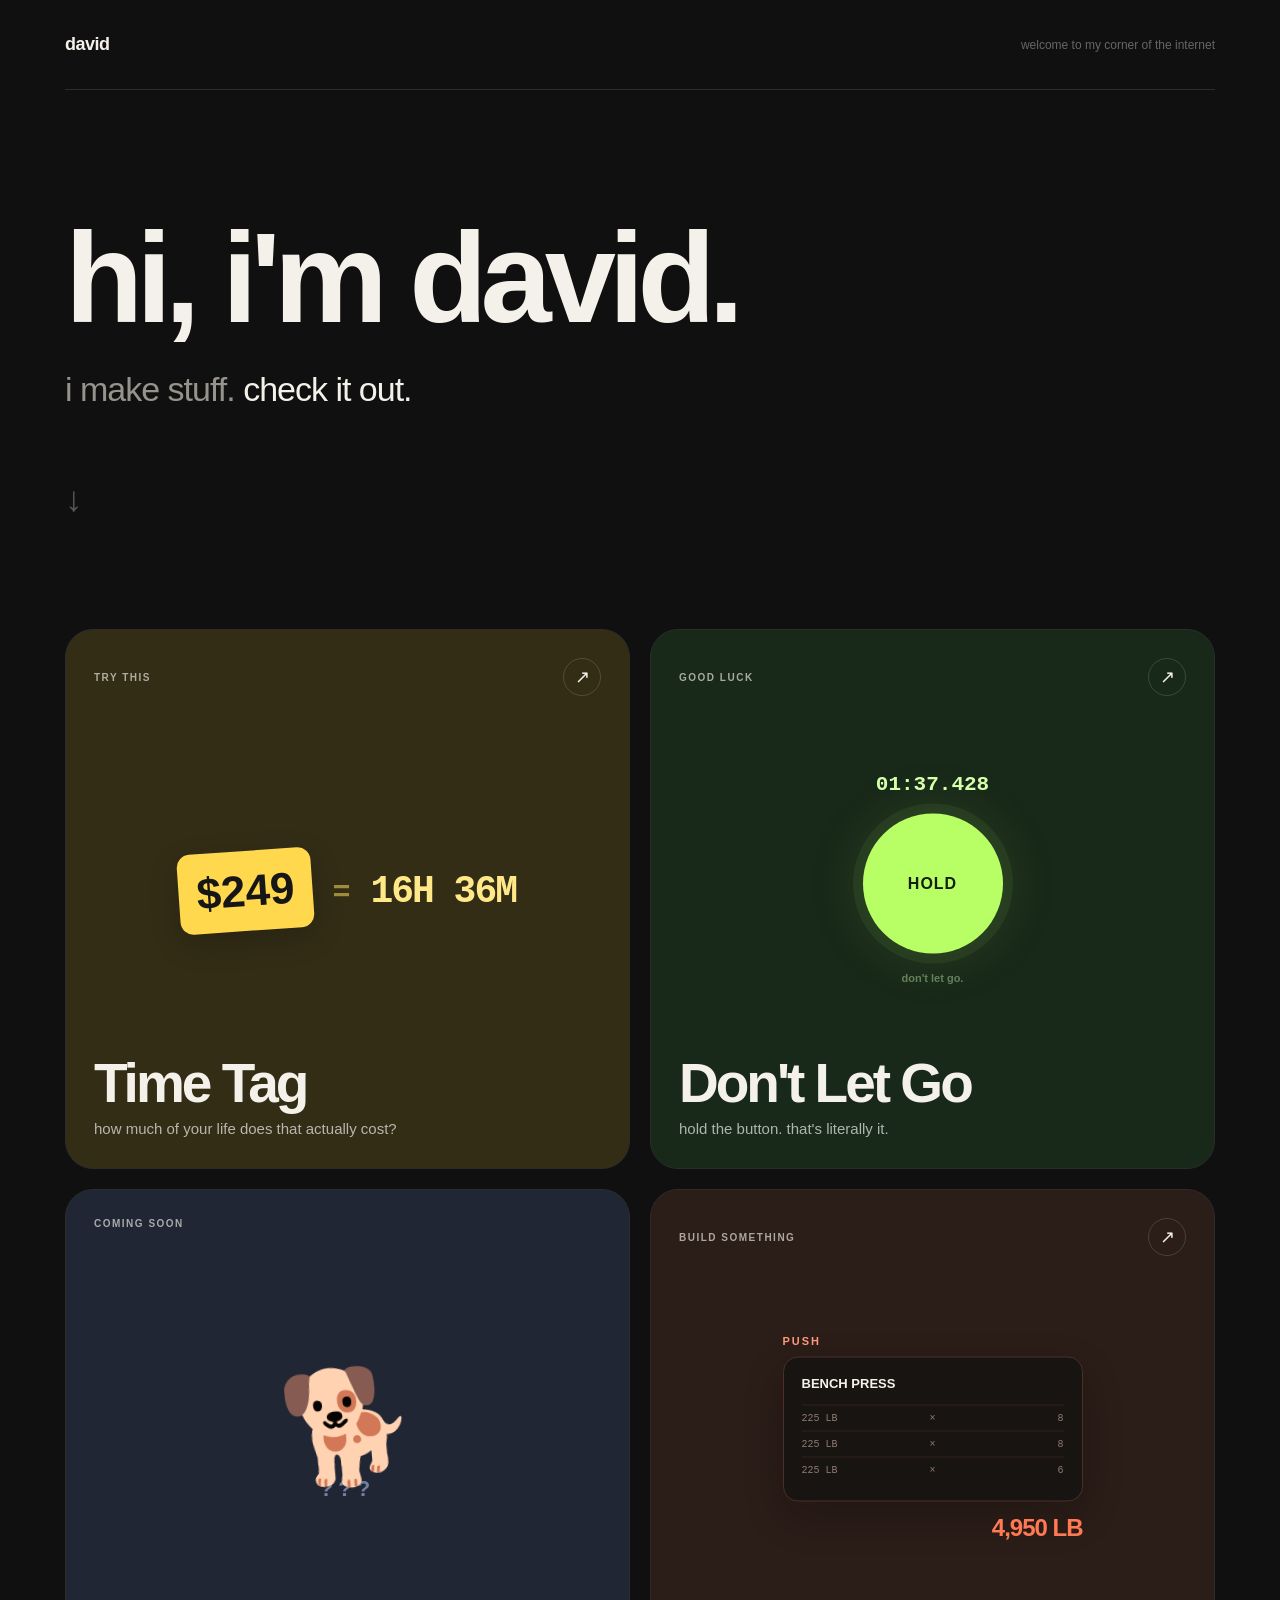
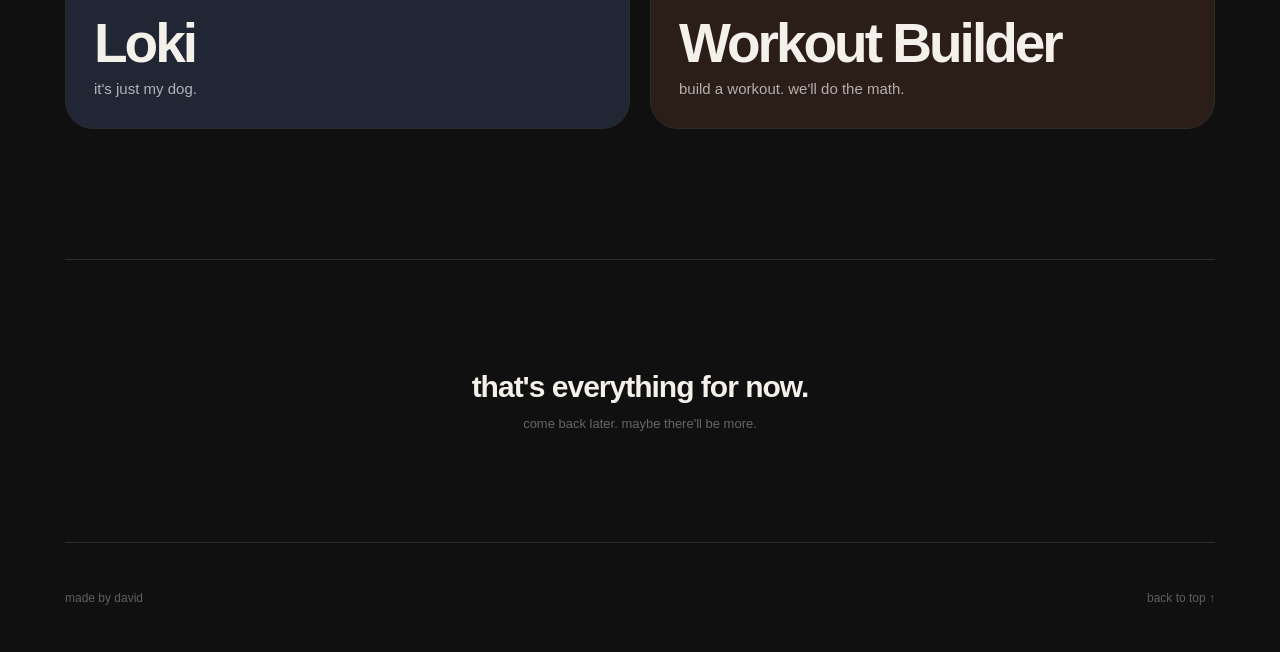
<file: index.html>
<!DOCTYPE html>
<html lang="en">

<head>
    <meta charset="UTF-8">

    <meta
        name="viewport"
        content="width=device-width, initial-scale=1.0"
    >

    <meta
        name="description"
        content="Things David made on the internet."
    >

    <title>David's Stuff</title>

    <link rel="stylesheet" href="css/style.css">
</head>

<body>

    <header>

        <a class="name" href="#">
            david
        </a>

        <span class="header-message">
            welcome to my corner of the internet
        </span>

    </header>


    <main>

        <!-- INTRO -->

        <section class="intro">

            <h1>
                hi, i'm david.
            </h1>

            <p>
                i make stuff.
                <span>check it out.</span>
            </p>

            <div class="arrow">
                ↓
            </div>

        </section>


        <!-- PROJECTS -->

        <section class="projects">


            <!-- TIME TAG -->

            <a
                class="project-card time-card"
                href="projects/spend/"
            >

                <div class="card-top">

                    <span class="little-label">
                        TRY THIS
                    </span>

                    <span class="card-arrow">
                        ↗
                    </span>

                </div>


                <div class="time-demo">

                    <div class="price">
                        $249
                    </div>

                    <div class="equals">
                        =
                    </div>

                    <div class="hours">
                        16H 36M
                    </div>

                </div>


                <div class="card-text">

                    <h2>
                        Time Tag
                    </h2>

                    <p>
                        how much of your life
                        does that actually cost?
                    </p>

                </div>

            </a>



            <!-- DON'T LET GO -->

            <a
                class="project-card hold-card"
                href="projects/buttongame/"
            >

                <div class="card-top">

                    <span class="little-label">
                        GOOD LUCK
                    </span>

                    <span class="card-arrow">
                        ↗
                    </span>

                </div>


                <div class="hold-demo">

                    <div class="demo-timer">
                        01:37.428
                    </div>

                    <div class="demo-button">
                        HOLD
                    </div>

                    <span>
                        don't let go.
                    </span>

                </div>


                <div class="card-text">

                    <h2>
                        Don't Let Go
                    </h2>

                    <p>
                        hold the button.
                        that's literally it.
                    </p>

                </div>

            </a>



            <!-- LOKI PLACEHOLDER -->

            <div class="project-card loki-card">

                <div class="card-top">

                    <span class="little-label">
                        COMING SOON
                    </span>

                </div>


                <div class="loki-demo">

                    <div class="dog">
                        🐕
                    </div>

                    <div class="loki-question">
                        ???
                    </div>

                </div>


                <div class="card-text">

                    <h2>
                        Loki
                    </h2>

                    <p>
                        it's just my dog.
                    </p>

                </div>

            </div>



<!-- WORKOUT BUILDER -->

<a
    class="project-card workout-card"
    href="projects/workout/"
>

    <div class="card-top">

        <span class="little-label">
            BUILD SOMETHING
        </span>

        <span class="card-arrow">
            ↗
        </span>

    </div>


    <div class="workout-demo">

        <div class="workout-demo-title">
            PUSH
        </div>

        <div class="workout-demo-exercise">

            <span>
                BENCH PRESS
            </span>

            <div class="fake-set">
                <span>225 LB</span>
                <span>×</span>
                <span>8</span>
            </div>

            <div class="fake-set">
                <span>225 LB</span>
                <span>×</span>
                <span>8</span>
            </div>

            <div class="fake-set">
                <span>225 LB</span>
                <span>×</span>
                <span>6</span>
            </div>

        </div>

        <div class="workout-demo-total">
            4,950 LB
        </div>

    </div>


    <div class="card-text">

        <h2>
            Workout Builder
        </h2>

        <p>
            build a workout.
            we'll do the math.
        </p>

    </div>

</a>
            </div>


        </section>


        <!-- RANDOM MESSAGE -->

        <section class="ending">

            <p>
                that's everything for now.
            </p>

            <span>
                come back later. maybe there'll be more.
            </span>

        </section>

    </main>


    <footer>

        <span>
            made by david
        </span>

        <a href="#">
            back to top ↑
        </a>

    </footer>

</body>

</html>
</file>
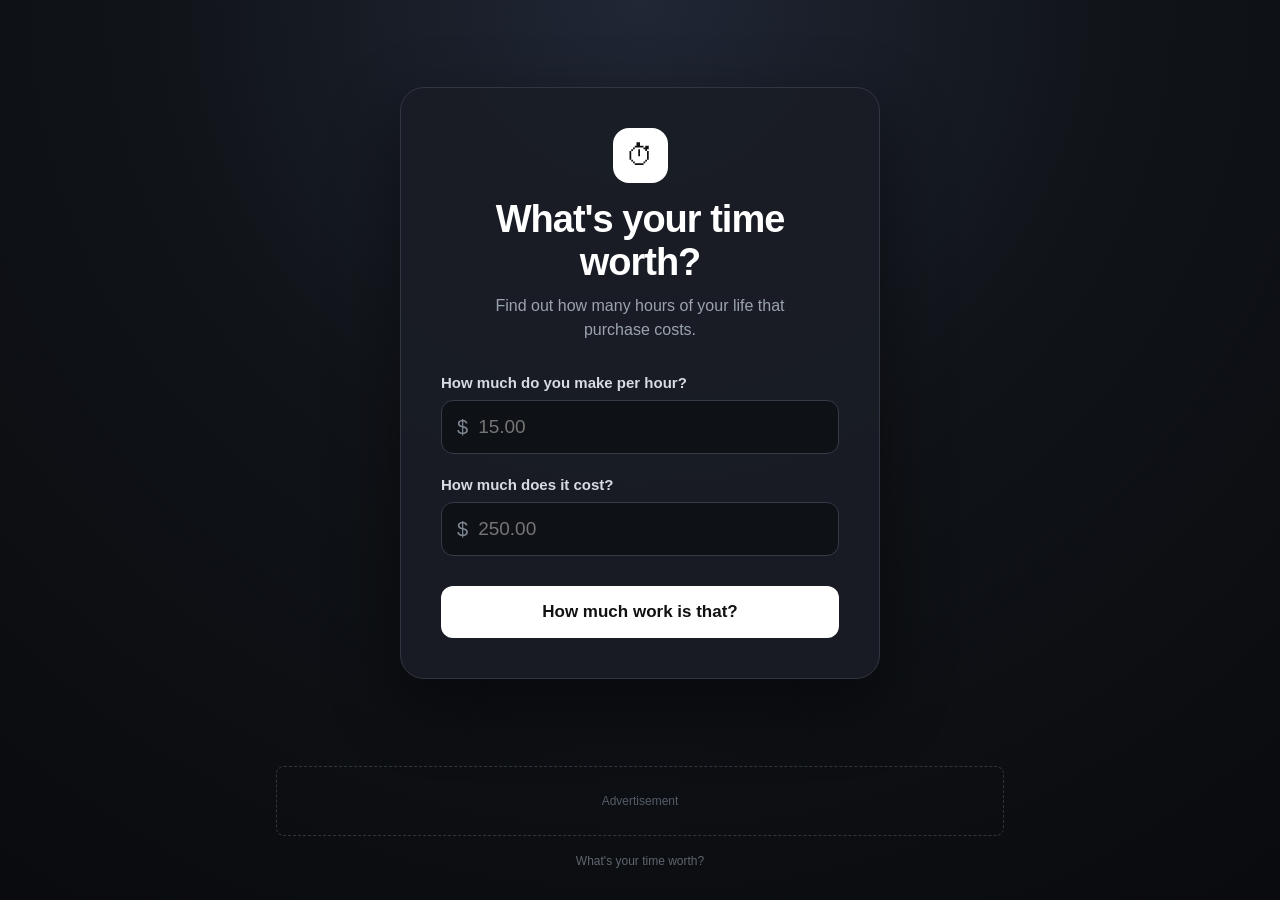
<file: projects/spend/index.html>
<!DOCTYPE html>
<html lang="en">

<head>
    <meta charset="UTF-8">
    <meta name="viewport" content="width=device-width, initial-scale=1.0">

    <title>What's your time worth?</title>

    <link rel="stylesheet" href="style.css">
</head>

<body>

    <main>

        <div class="calculator">

            <div class="logo">⏱</div>

            <h1>What's your time worth?</h1>

            <p class="subtitle">
                Find out how many hours of your life that purchase costs.
            </p>

            <div class="input-group">
                <label for="wage">How much do you make per hour?</label>

                <div class="input-box">
                    <span>$</span>
                    <input
                        type="number"
                        id="wage"
                        placeholder="15.00"
                        min="0"
                        step="0.01"
                    >
                </div>
            </div>

            <div class="input-group">
                <label for="price">How much does it cost?</label>

                <div class="input-box">
                    <span>$</span>
                    <input
                        type="number"
                        id="price"
                        placeholder="250.00"
                        min="0"
                        step="0.01"
                    >
                </div>
            </div>

            <button id="calculateButton">
                How much work is that?
            </button>

            <div id="result" class="result hidden">

                <p class="result-label">
                    That costs you
                </p>

                <div id="hoursResult" class="hours-result">
                    0 hours
                </div>

                <p class="result-bottom">
                    of work.
                </p>

                <p id="funResult" class="fun-result"></p>

            </div>

        </div>

    </main>

    <footer>
        <div class="ad-placeholder">
            Advertisement
        </div>

        <p>What's your time worth?</p>
    </footer>

    <script src="script.js"></script>

</body>

</html>
</file>
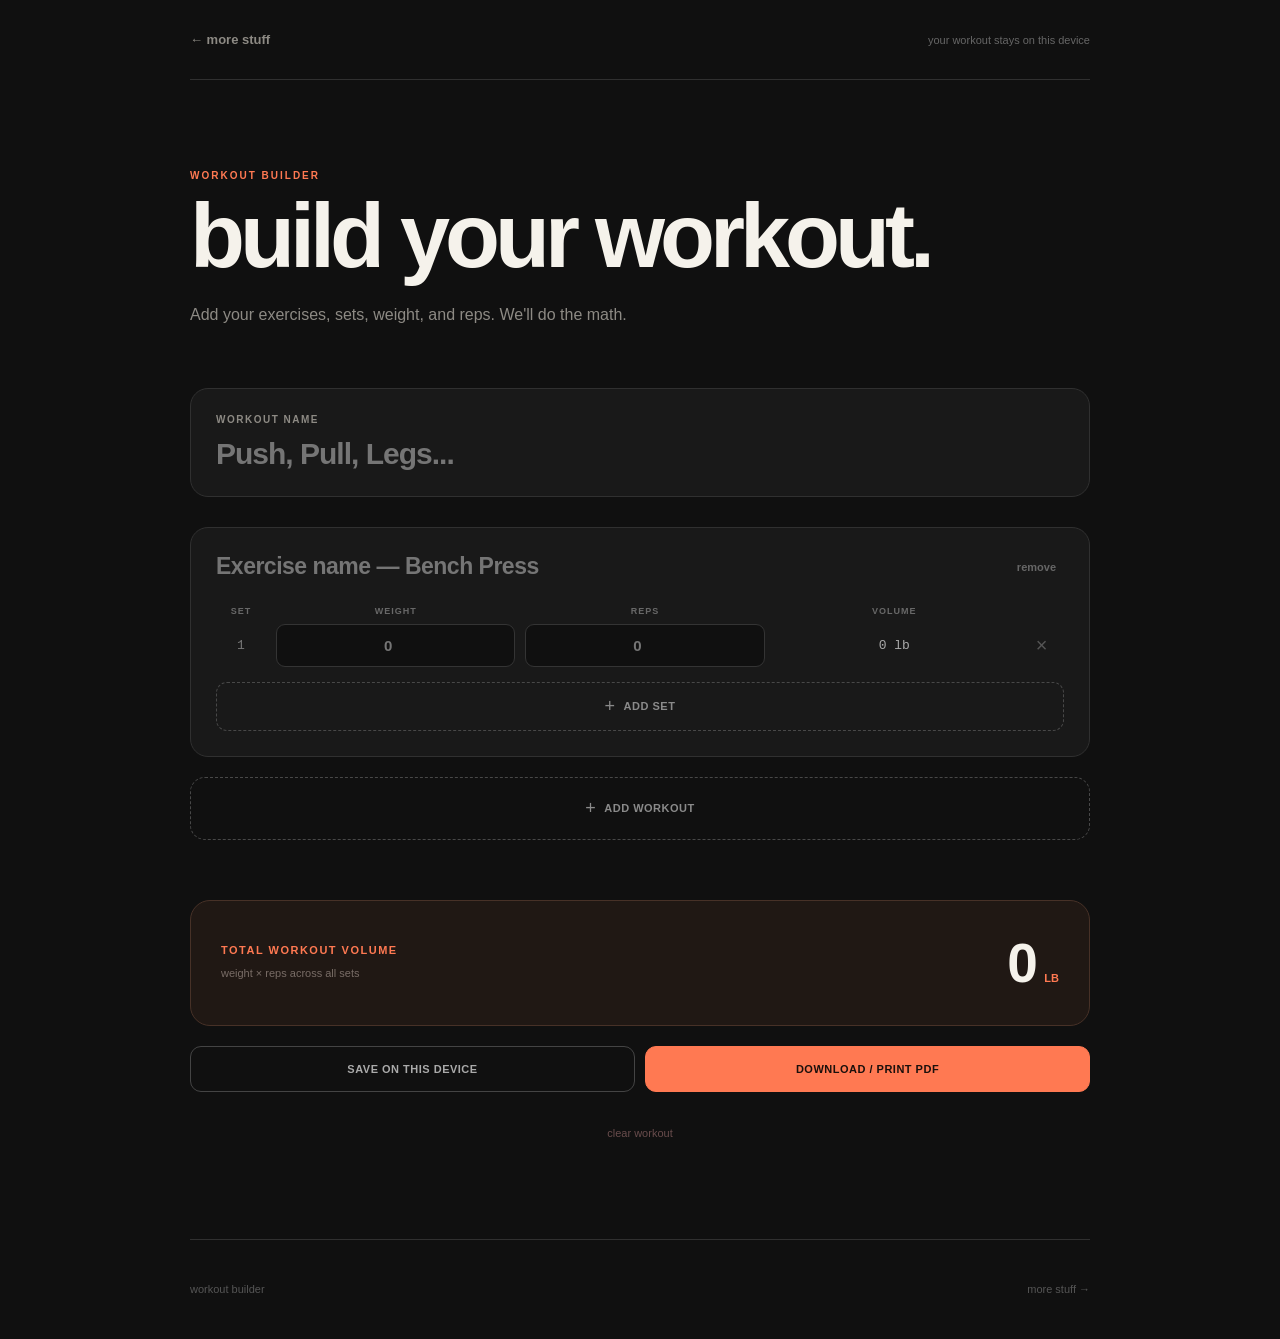
<file: projects/workout/index.html>
<!DOCTYPE html>
<html lang="en">

<head>
    <meta charset="UTF-8">

    <meta
        name="viewport"
        content="width=device-width, initial-scale=1.0"
    >

    <meta
        name="description"
        content="Build a workout, calculate volume, and save or export it."
    >

    <title>Workout Builder</title>

    <link rel="stylesheet" href="style.css">
</head>

<body>

    <header>

        <a href="../../" class="back-link">
            ← more stuff
        </a>

        <span>
            your workout stays on this device
        </span>

    </header>


    <main>

        <section class="hero">

            <p class="eyebrow">
                WORKOUT BUILDER
            </p>

            <h1>
                build your workout.
            </h1>

            <p class="description">
                Add your exercises, sets, weight,
                and reps. We'll do the math.
            </p>

        </section>


        <!-- WORKOUT NAME -->

        <section class="workout-name-section">

            <label for="workoutName">
                WORKOUT NAME
            </label>

            <input
                id="workoutName"
                type="text"
                maxlength="50"
                placeholder="Push, Pull, Legs..."
            >

        </section>


        <!-- EXERCISES GET ADDED HERE -->

        <section
            id="exerciseContainer"
            class="exercise-container"
        >
        </section>


        <!-- ADD EXERCISE -->

        <button
            id="addExerciseButton"
            class="add-button large-add"
            type="button"
        >
            <span>+</span>
            ADD WORKOUT
        </button>


        <!-- TOTAL VOLUME -->

        <section class="total-card">

            <div>

                <p>
                    TOTAL WORKOUT VOLUME
                </p>

                <span>
                    weight × reps across all sets
                </span>

            </div>

            <div class="total-number">

                <strong id="totalVolume">
                    0
                </strong>

                <span>
                    LB
                </span>

            </div>

        </section>


        <!-- ACTIONS -->

        <section class="actions">

            <button
                id="saveButton"
                class="save-button"
                type="button"
            >
                SAVE ON THIS DEVICE
            </button>

            <button
                id="pdfButton"
                class="pdf-button"
                type="button"
            >
                DOWNLOAD / PRINT PDF
            </button>

        </section>


        <button
            id="clearButton"
            class="clear-button"
            type="button"
        >
            clear workout
        </button>


        <p
            id="statusMessage"
            class="status-message"
        >
        </p>

    </main>


    <footer>

        <span>
            workout builder
        </span>

        <a href="../../">
            more stuff →
        </a>

    </footer>


    <script src="script.js"></script>

</body>

</html>
</file>
<file: css/style.css>
:root {
    --background: #101010;
    --surface: #191919;

    --text: #f4f1ea;
    --muted: #96938c;

    --border: #2c2c2c;

    --yellow: #ffd84d;
    --green: #b8ff66;
    --blue: #7fc8ff;
    --pink: #ff91c8;

    --max-width: 1150px;
}


* {
    box-sizing: border-box;
}


html {
    scroll-behavior: smooth;
}


body {
    margin: 0;

    background: var(--background);
    color: var(--text);

    font-family:
        -apple-system,
        BlinkMacSystemFont,
        "Segoe UI",
        sans-serif;
}


a {
    color: inherit;
    text-decoration: none;
}


/* HEADER */

header {
    width: min(
        calc(100% - 48px),
        var(--max-width)
    );

    height: 90px;

    margin: auto;

    display: flex;
    align-items: center;
    justify-content: space-between;

    border-bottom: 1px solid var(--border);
}


.name {
    font-size: 18px;
    font-weight: 800;

    letter-spacing: -0.5px;
}


.header-message {
    color: #666;

    font-size: 12px;
}


/* INTRO */

.intro {
    width: min(
        calc(100% - 48px),
        var(--max-width)
    );

    margin: auto;

    padding: 130px 0 110px;
}


.intro h1 {
    margin: 0;

    font-size: clamp(
        60px,
        10vw,
        130px
    );

    line-height: 0.9;

    letter-spacing: -7px;
}


.intro p {
    margin: 35px 0 0;

    color: var(--muted);

    font-size: clamp(
        22px,
        3vw,
        34px
    );

    font-weight: 500;

    letter-spacing: -1px;
}


.intro p span {
    color: var(--text);
}


.arrow {
    margin-top: 70px;

    color: #555;

    font-size: 35px;

    animation:
        bounce 2s ease-in-out infinite;
}


@keyframes bounce {

    0%,
    100% {
        transform: translateY(0);
    }

    50% {
        transform: translateY(8px);
    }

}


/* PROJECT GRID */

.projects {
    width: min(
        calc(100% - 48px),
        var(--max-width)
    );

    margin: auto;

    display: grid;

    grid-template-columns:
        repeat(2, 1fr);

    gap: 20px;

    padding-bottom: 130px;
}


.project-card {
    position: relative;

    min-height: 540px;

    padding: 28px;

    overflow: hidden;

    border: 1px solid var(--border);
    border-radius: 28px;

    transition:
        transform 0.25s ease,
        border-color 0.25s ease;
}


a.project-card:hover {
    transform:
        translateY(-6px)
        rotate(-0.3deg);

    border-color: #555;
}


.card-top {
    position: relative;

    z-index: 3;

    display: flex;
    align-items: center;
    justify-content: space-between;
}


.little-label {
    font-size: 10px;
    font-weight: 900;

    letter-spacing: 1.5px;

    opacity: 0.65;
}


.card-arrow {
    width: 38px;
    height: 38px;

    display: flex;
    align-items: center;
    justify-content: center;

    border: 1px solid rgba(
        255,
        255,
        255,
        0.15
    );

    border-radius: 50%;

    font-size: 18px;

    transition:
        transform 0.25s ease,
        background 0.25s ease;
}


a.project-card:hover .card-arrow {
    transform: rotate(45deg);

    background: rgba(
        255,
        255,
        255,
        0.1
    );
}


.card-text {
    position: absolute;

    z-index: 3;

    left: 28px;
    right: 28px;
    bottom: 28px;
}


.card-text h2 {
    margin: 0 0 8px;

    font-size: clamp(
        36px,
        5vw,
        55px
    );

    line-height: 0.95;

    letter-spacing: -3px;
}


.card-text p {
    max-width: 350px;

    margin: 0;

    color: rgba(
        255,
        255,
        255,
        0.65
    );

    font-size: 15px;
    line-height: 1.5;
}


/* TIME TAG */

.time-card {
    background: #332d16;
}


.time-demo {
    position: absolute;

    top: 50%;

    left: 50%;

    width: 100%;

    transform:
        translate(-50%, -60%);

    display: flex;
    align-items: center;
    justify-content: center;

    gap: 20px;

    font-weight: 900;
}


.price {
    padding: 15px 18px;

    background: var(--yellow);

    color: #161616;

    border-radius: 13px;

    font-size: clamp(
        28px,
        4vw,
        44px
    );

    transform: rotate(-4deg);

    box-shadow:
        0 10px 30px
        rgba(0, 0, 0, 0.2);
}


.equals {
    color: #a08c3c;

    font-size: 30px;
}


.hours {
    font-family:
        "SFMono-Regular",
        Consolas,
        monospace;

    color: #ffe887;

    font-size: clamp(
        25px,
        3vw,
        38px
    );

    letter-spacing: -2px;
}


/* DON'T LET GO */

.hold-card {
    background: #182819;
}


.hold-demo {
    position: absolute;

    top: 46%;

    left: 50%;

    transform:
        translate(-50%, -50%);

    display: flex;
    flex-direction: column;
    align-items: center;
}


.demo-timer {
    margin-bottom: 18px;

    font-family:
        "SFMono-Regular",
        Consolas,
        monospace;

    color: #d5ffad;

    font-size: 21px;
    font-weight: 700;
}


.demo-button {
    width: 140px;
    height: 140px;

    display: flex;
    align-items: center;
    justify-content: center;

    background: var(--green);

    border-radius: 50%;

    color: #14200d;

    font-size: 16px;
    font-weight: 900;

    letter-spacing: 1px;

    box-shadow:
        0 0 0 10px
        rgba(184, 255, 102, 0.06),
        0 0 60px
        rgba(184, 255, 102, 0.13);

    transition:
        transform 0.25s ease;
}


.hold-card:hover .demo-button {
    transform: scale(0.9);
}


.hold-demo span {
    margin-top: 18px;

    color: #66805b;

    font-size: 11px;
    font-weight: 700;
}


/* LOKI */

.loki-card {
    min-height: 440px;

    background: #202634;
}


.loki-demo {
    position: absolute;

    top: 45%;
    left: 50%;

    transform:
        translate(-50%, -50%);

    text-align: center;
}


.dog {
    font-size: 110px;

    transform: rotate(-5deg);
}


.loki-question {
    margin-top: -15px;

    color: #71809d;

    font-size: 22px;
    font-weight: 900;

    letter-spacing: 5px;
}


/* FUTURE */

.future-card {
    min-height: 440px;

    display: flex;
    align-items: center;
    justify-content: center;

    border-style: dashed;

    background: transparent;

    color: #4e4e4e;

    text-align: center;
}


.big-plus {
    display: block;

    margin-bottom: 10px;

    font-size: 70px;

    font-weight: 200;
}


.future-card p {
    margin: 0;

    font-size: 13px;
}


/* END */

.ending {
    width: min(
        calc(100% - 48px),
        var(--max-width)
    );

    margin: auto;

    padding: 110px 0;

    border-top: 1px solid var(--border);

    text-align: center;
}


.ending p {
    margin: 0 0 10px;

    font-size: 30px;
    font-weight: 700;

    letter-spacing: -1px;
}


.ending span {
    color: #666;

    font-size: 13px;
}


/* FOOTER */

footer {
    width: min(
        calc(100% - 48px),
        var(--max-width)
    );

    min-height: 110px;

    margin: auto;

    display: flex;
    align-items: center;
    justify-content: space-between;

    border-top: 1px solid var(--border);

    color: #5f5f5f;

    font-size: 12px;
}


footer a {
    transition: color 0.2s;
}


footer a:hover {
    color: white;
}

/* WORKOUT BUILDER */

.workout-card {
    background: #2b1d18;
}


.workout-demo {
    position: absolute;

    top: 46%;
    left: 50%;

    width: 65%;
    max-width: 300px;

    transform: translate(-50%, -50%);
}


.workout-demo-title {
    margin-bottom: 10px;

    color: #ff987a;

    font-size: 11px;
    font-weight: 900;

    letter-spacing: 2px;
}


.workout-demo-exercise {
    padding: 18px;

    background: #181412;

    border: 1px solid #4a3028;
    border-radius: 15px;

    box-shadow:
        0 15px 40px
        rgba(0, 0, 0, 0.2);
}


.workout-demo-exercise > span {
    display: block;

    margin-bottom: 14px;

    color: #f5f2eb;

    font-size: 13px;
    font-weight: 800;
}


.fake-set {
    padding: 7px 0;

    display: grid;

    grid-template-columns:
        1fr auto 1fr;

    gap: 10px;

    border-top: 1px solid #30231f;

    color: #8f7b73;

    font-family:
        "SFMono-Regular",
        Consolas,
        monospace;

    font-size: 10px;
}


.fake-set span:last-child {
    text-align: right;
}


.workout-demo-total {
    margin-top: 12px;

    color: #ff7952;

    font-size: 24px;
    font-weight: 900;

    letter-spacing: -1px;

    text-align: right;
}


.workout-card:hover .workout-demo-exercise {
    border-color: #754738;
}


.workout-card:hover .workout-demo-total {
    transform: scale(1.05);

    transform-origin: right center;
}

/* MOBILE */

@media (max-width: 750px) {

    header,
    .intro,
    .projects,
    .ending,
    footer {
        width: calc(100% - 28px);
    }


    .header-message {
        display: none;
    }


    .intro {
        padding:
            110px 0
            80px;
    }


    .intro h1 {
        font-size: 65px;

        letter-spacing: -4px;
    }


    .arrow {
        margin-top: 50px;
    }


    .projects {
        grid-template-columns: 1fr;

        gap: 14px;
    }


    .project-card,
    .loki-card,
    .future-card {
        min-height: 470px;

        border-radius: 22px;
    }


    .future-card {
        min-height: 250px;
    }


    .time-demo {
        gap: 12px;
    }


    .card-text h2 {
        font-size: 42px;

        letter-spacing: -2px;
    }

}
</file>
<file: projects/spend/style.css>
* {
    box-sizing: border-box;
}

body {
    margin: 0;
    min-height: 100vh;

    font-family:
        -apple-system,
        BlinkMacSystemFont,
        "Segoe UI",
        sans-serif;

    background:
        radial-gradient(
            circle at top,
            #202735 0%,
            #101318 45%,
            #090b0e 100%
        );

    color: white;

    display: flex;
    flex-direction: column;
}

main {
    flex: 1;

    display: flex;
    justify-content: center;
    align-items: center;

    padding: 40px 20px;
}

.calculator {
    width: 100%;
    max-width: 480px;

    background: rgba(25, 29, 36, 0.92);

    border: 1px solid #303641;
    border-radius: 24px;

    padding: 40px;

    box-shadow:
        0 25px 70px rgba(0, 0, 0, 0.45);
}

.logo {
    width: 55px;
    height: 55px;

    margin: 0 auto 15px;

    display: flex;
    align-items: center;
    justify-content: center;

    background: #ffffff;
    color: #111;

    border-radius: 16px;

    font-size: 28px;
}

h1 {
    margin: 0;

    text-align: center;

    font-size: 38px;
    letter-spacing: -1px;
}

.subtitle {
    margin: 10px auto 32px;

    max-width: 350px;

    color: #9ba3af;

    text-align: center;
    line-height: 1.5;
}

.input-group {
    margin-bottom: 22px;
}

label {
    display: block;

    margin-bottom: 9px;

    font-size: 15px;
    font-weight: 600;

    color: #d7dbe2;
}

.input-box {
    display: flex;
    align-items: center;

    background: #0e1116;

    border: 1px solid #343b47;
    border-radius: 12px;

    padding: 0 15px;

    transition: 0.2s;
}

.input-box:focus-within {
    border-color: #7f8ea3;

    box-shadow:
        0 0 0 3px rgba(127, 142, 163, 0.12);
}

.input-box span {
    color: #7f8793;

    font-size: 20px;
}

input {
    width: 100%;

    padding: 15px 10px;

    border: none;
    outline: none;

    background: transparent;

    color: white;

    font-size: 19px;
}

button {
    width: 100%;

    margin-top: 8px;

    padding: 16px;

    border: none;
    border-radius: 12px;

    background: white;
    color: #111;

    font-size: 17px;
    font-weight: 700;

    cursor: pointer;

    transition:
        transform 0.1s,
        background 0.2s;
}

button:hover {
    background: #e5e7eb;
}

button:active {
    transform: scale(0.98);
}

.result {
    margin-top: 28px;

    padding: 26px 20px;

    background: #0e1116;

    border: 1px solid #2d333d;
    border-radius: 16px;

    text-align: center;
}

.result-label,
.result-bottom {
    margin: 0;

    color: #969eaa;
}

.hours-result {
    margin: 8px 0;

    font-size: 42px;
    font-weight: 800;

    letter-spacing: -1px;
}

.fun-result {
    margin: 20px 0 0;

    padding-top: 18px;

    border-top: 1px solid #282e37;

    color: #c1c6ce;

    line-height: 1.5;
}

.hidden {
    display: none;
}

footer {
    padding: 0 20px 20px;

    text-align: center;

    color: #5f6670;

    font-size: 12px;
}

.ad-placeholder {
    max-width: 728px;
    height: 70px;

    margin: 0 auto 18px;

    border: 1px dashed #30353d;
    border-radius: 8px;

    display: flex;
    align-items: center;
    justify-content: center;

    color: #555d68;
}

@media (max-width: 550px) {

    main {
        padding: 25px 15px;
    }

    .calculator {
        padding: 30px 22px;
    }

    h1 {
        font-size: 32px;
    }

    .hours-result {
        font-size: 36px;
    }

}
</file>
<file: projects/workout/style.css>
:root {
    --background: #101010;
    --surface: #191919;
    --surface-light: #202020;

    --text: #f5f2eb;
    --muted: #8d8a84;

    --border: #303030;

    --accent: #ff7952;
    --accent-light: #ff987a;

    --danger: #ff6666;

    --max-width: 900px;
}


* {
    box-sizing: border-box;
}


body {
    margin: 0;

    background: var(--background);
    color: var(--text);

    font-family:
        -apple-system,
        BlinkMacSystemFont,
        "Segoe UI",
        sans-serif;
}


button,
input {
    font: inherit;
}


button {
    cursor: pointer;
}


header {
    width: min(
        calc(100% - 40px),
        var(--max-width)
    );

    height: 80px;

    margin: auto;

    display: flex;
    align-items: center;
    justify-content: space-between;

    border-bottom: 1px solid var(--border);

    color: #666;

    font-size: 11px;
}


.back-link {
    color: var(--muted);

    text-decoration: none;

    font-size: 13px;
    font-weight: 700;
}


.back-link:hover {
    color: white;
}


main {
    width: min(
        calc(100% - 40px),
        var(--max-width)
    );

    margin: auto;
}


/* HERO */

.hero {
    padding: 90px 0 60px;
}


.eyebrow {
    margin: 0 0 15px;

    color: var(--accent);

    font-size: 10px;
    font-weight: 900;

    letter-spacing: 2px;
}


.hero h1 {
    margin: 0;

    font-size: clamp(
        55px,
        9vw,
        90px
    );

    line-height: 0.9;

    letter-spacing: -5px;
}


.description {
    max-width: 500px;

    margin: 25px 0 0;

    color: var(--muted);

    font-size: 16px;
    line-height: 1.6;
}


/* WORKOUT NAME */

.workout-name-section {
    margin-bottom: 30px;

    padding: 25px;

    background: var(--surface);

    border: 1px solid var(--border);
    border-radius: 18px;
}


.workout-name-section label {
    display: block;

    margin-bottom: 12px;

    color: var(--muted);

    font-size: 10px;
    font-weight: 900;

    letter-spacing: 1.5px;
}


.workout-name-section input {
    width: 100%;

    padding: 0;

    background: transparent;

    border: none;
    outline: none;

    color: white;

    font-size: 30px;
    font-weight: 800;

    letter-spacing: -1px;
}


/* EXERCISE */

.exercise {
    margin-bottom: 16px;

    padding: 25px;

    background: var(--surface);

    border: 1px solid var(--border);
    border-radius: 18px;
}


.exercise-top {
    display: flex;
    align-items: center;

    gap: 15px;

    margin-bottom: 25px;
}


.exercise-name {
    flex: 1;

    min-width: 0;

    padding: 0;

    background: transparent;

    border: none;
    outline: none;

    color: white;

    font-size: 23px;
    font-weight: 800;

    letter-spacing: -0.5px;
}


.remove-exercise {
    padding: 8px;

    background: transparent;

    border: none;

    color: #666;

    font-size: 11px;
    font-weight: 700;
}


.remove-exercise:hover {
    color: var(--danger);
}


/* SET TABLE */

.set-header,
.set-row {
    display: grid;

    grid-template-columns:
        50px
        1fr
        1fr
        1fr
        40px;

    gap: 10px;

    align-items: center;
}


.set-header {
    margin-bottom: 8px;

    color: #686868;

    font-size: 9px;
    font-weight: 900;

    letter-spacing: 1px;

    text-align: center;
}


.set-row {
    margin-bottom: 8px;
}


.set-number {
    color: #777;

    font-family: monospace;

    text-align: center;
}


.set-input {
    width: 100%;

    padding: 12px 8px;

    background: #101010;

    border: 1px solid #343434;
    border-radius: 9px;

    outline: none;

    color: white;

    font-size: 15px;
    font-weight: 600;

    text-align: center;
}


.set-input:focus {
    border-color: #707070;
}


.set-volume {
    color: #aaa;

    font-family:
        "SFMono-Regular",
        Consolas,
        monospace;

    font-size: 13px;

    text-align: center;
}


.remove-set {
    width: 35px;
    height: 35px;

    background: transparent;

    border: none;

    color: #555;

    font-size: 20px;
}


.remove-set:hover {
    color: var(--danger);
}


/* ADD BUTTONS */

.add-button {
    display: flex;
    align-items: center;
    justify-content: center;

    gap: 8px;

    background: transparent;

    border: 1px dashed #484848;
    border-radius: 11px;

    color: #8a8a8a;

    font-size: 11px;
    font-weight: 900;

    letter-spacing: 0.5px;

    transition:
        color 0.2s,
        border-color 0.2s,
        background 0.2s;
}


.add-button span {
    font-size: 18px;
    font-weight: 400;
}


.add-button:hover {
    color: white;

    border-color: #777;

    background: rgba(
        255,
        255,
        255,
        0.02
    );
}


.add-set {
    width: 100%;

    margin-top: 15px;

    padding: 13px;
}


.large-add {
    width: 100%;

    padding: 20px;

    margin-top: 20px;

    border-radius: 15px;
}


/* TOTAL */

.total-card {
    margin-top: 60px;

    padding: 30px;

    display: flex;
    align-items: center;
    justify-content: space-between;

    gap: 30px;

    background: #201814;

    border: 1px solid #473127;
    border-radius: 20px;
}


.total-card p {
    margin: 0 0 7px;

    color: var(--accent);

    font-size: 11px;
    font-weight: 900;

    letter-spacing: 1.5px;
}


.total-card > div > span {
    color: #786c66;

    font-size: 11px;
}


.total-number {
    white-space: nowrap;

    text-align: right;
}


.total-number strong {
    font-size: clamp(
        35px,
        6vw,
        55px
    );

    letter-spacing: -3px;
}


.total-number span {
    margin-left: 5px;

    color: var(--accent) !important;

    font-size: 11px !important;
    font-weight: 900;
}


/* ACTIONS */

.actions {
    margin-top: 20px;

    display: grid;

    grid-template-columns:
        1fr 1fr;

    gap: 10px;
}


.save-button,
.pdf-button {
    padding: 16px;

    border-radius: 11px;

    font-size: 11px;
    font-weight: 900;

    letter-spacing: 0.5px;
}


.save-button {
    background: transparent;

    border: 1px solid #444;

    color: #aaa;
}


.save-button:hover {
    color: white;

    border-color: #777;
}


.pdf-button {
    background: var(--accent);

    border: 1px solid var(--accent);

    color: #1b100c;
}


.pdf-button:hover {
    background: var(--accent-light);
}


.clear-button {
    display: block;

    margin: 25px auto 0;

    padding: 10px;

    background: transparent;

    border: none;

    color: #684c4c;

    font-size: 11px;
}


.clear-button:hover {
    color: var(--danger);
}


.status-message {
    height: 20px;

    margin: 10px 0 60px;

    color: var(--accent);

    font-size: 12px;
    font-weight: 700;

    text-align: center;
}


/* FOOTER */

footer {
    width: min(
        calc(100% - 40px),
        var(--max-width)
    );

    min-height: 100px;

    margin: auto;

    display: flex;
    align-items: center;
    justify-content: space-between;

    border-top: 1px solid var(--border);

    color: #555;

    font-size: 11px;
}


footer a {
    color: inherit;

    text-decoration: none;
}


footer a:hover {
    color: white;
}


/* MOBILE */

@media (max-width: 650px) {

    header,
    main,
    footer {
        width: calc(100% - 24px);
    }


    header span {
        display: none;
    }


    .hero {
        padding-top: 70px;
    }


    .hero h1 {
        font-size: 58px;

        letter-spacing: -4px;
    }


    .exercise {
        padding: 18px 12px;
    }


    .set-header,
    .set-row {
        grid-template-columns:
            30px
            1fr
            1fr
            70px
            30px;

        gap: 5px;
    }


    .set-input {
        padding:
            11px 3px;
    }


    .set-volume {
        font-size: 10px;
    }


    .total-card {
        align-items: flex-start;
        flex-direction: column;
    }


    .total-number {
        text-align: left;
    }


    .actions {
        grid-template-columns: 1fr;
    }

}


/* PDF */

@media print {

    body {
        background: white;
        color: black;
    }


    header,
    .hero,
    .add-button,
    .remove-exercise,
    .remove-set,
    .actions,
    .clear-button,
    .status-message,
    footer {
        display: none !important;
    }


    main {
        width: 100%;
    }


    .workout-name-section,
    .exercise,
    .total-card {
        background: white;

        border-color: #ccc;

        color: black;
    }


    .workout-name-section input,
    .exercise-name,
    .set-input {
        color: black;
    }


    .set-input {
        border-color: #ccc;
    }


    .exercise {
        break-inside: avoid;
    }

}
</file>
